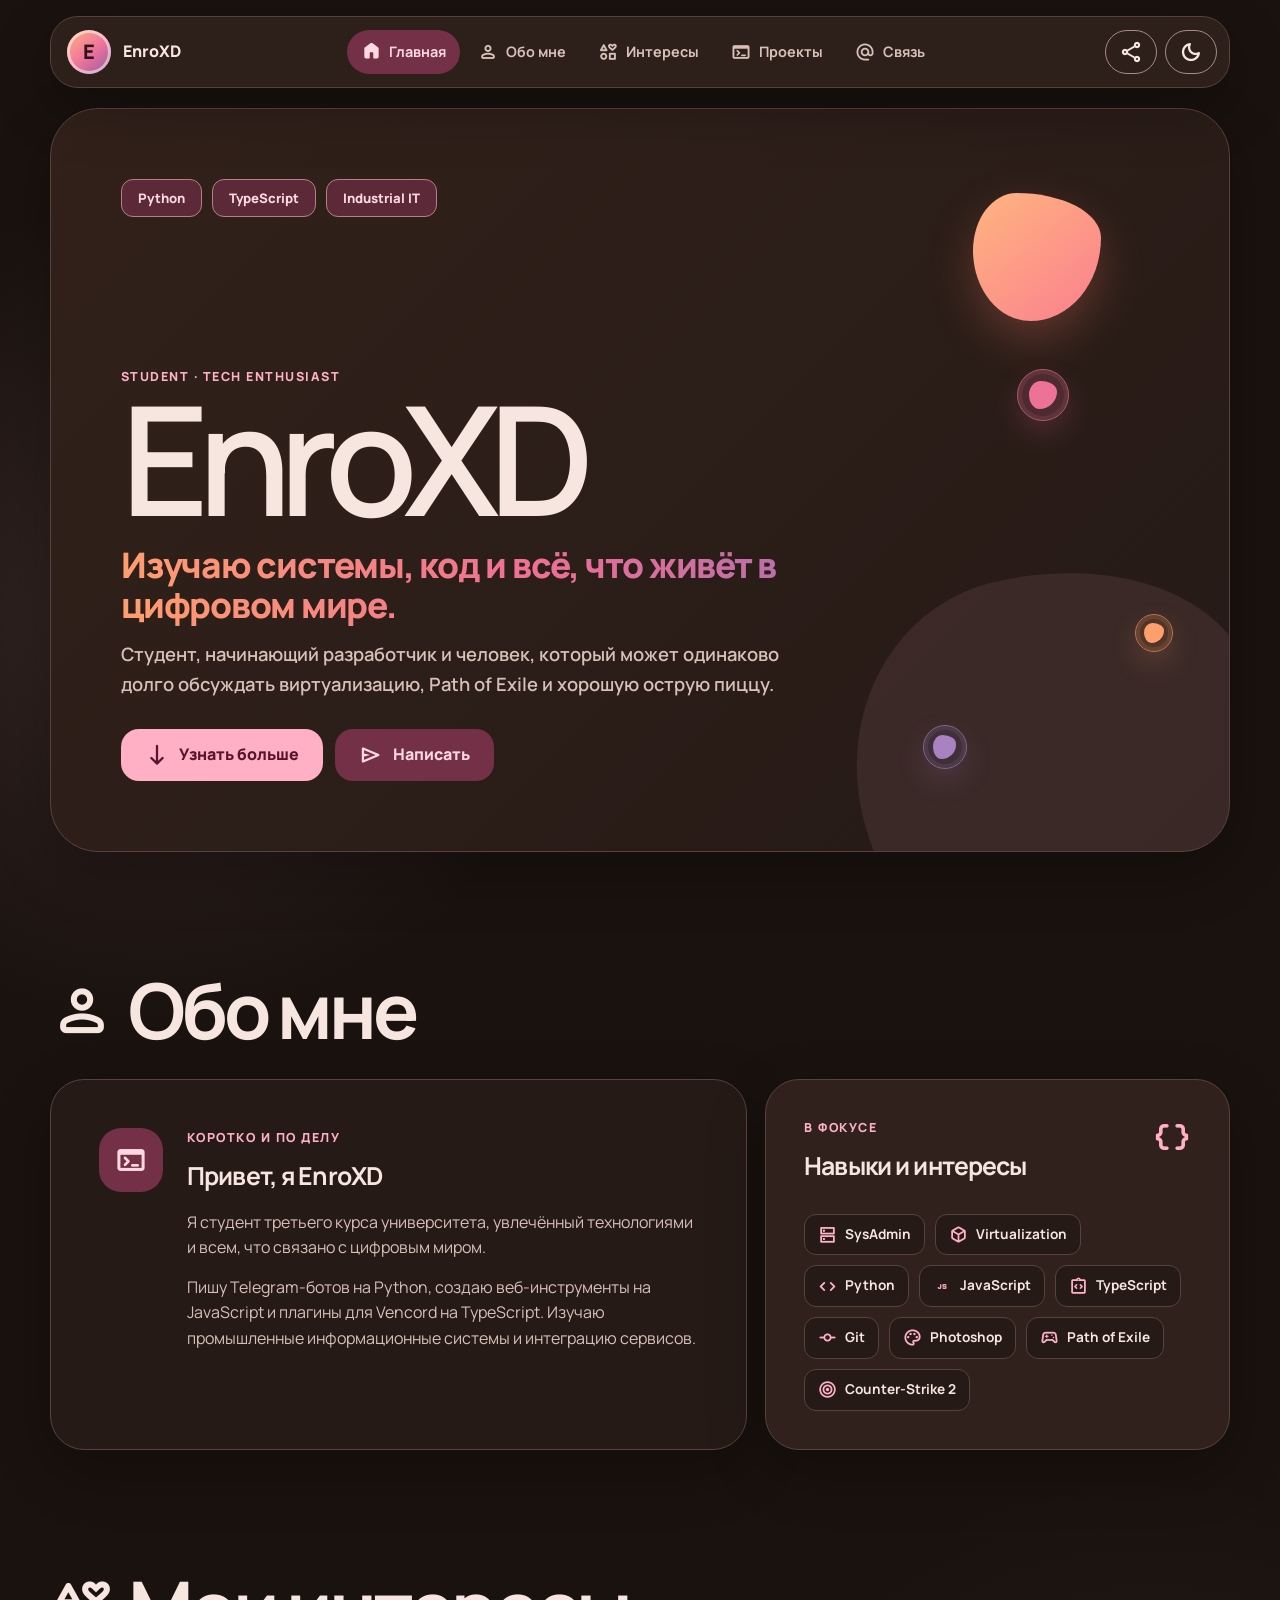
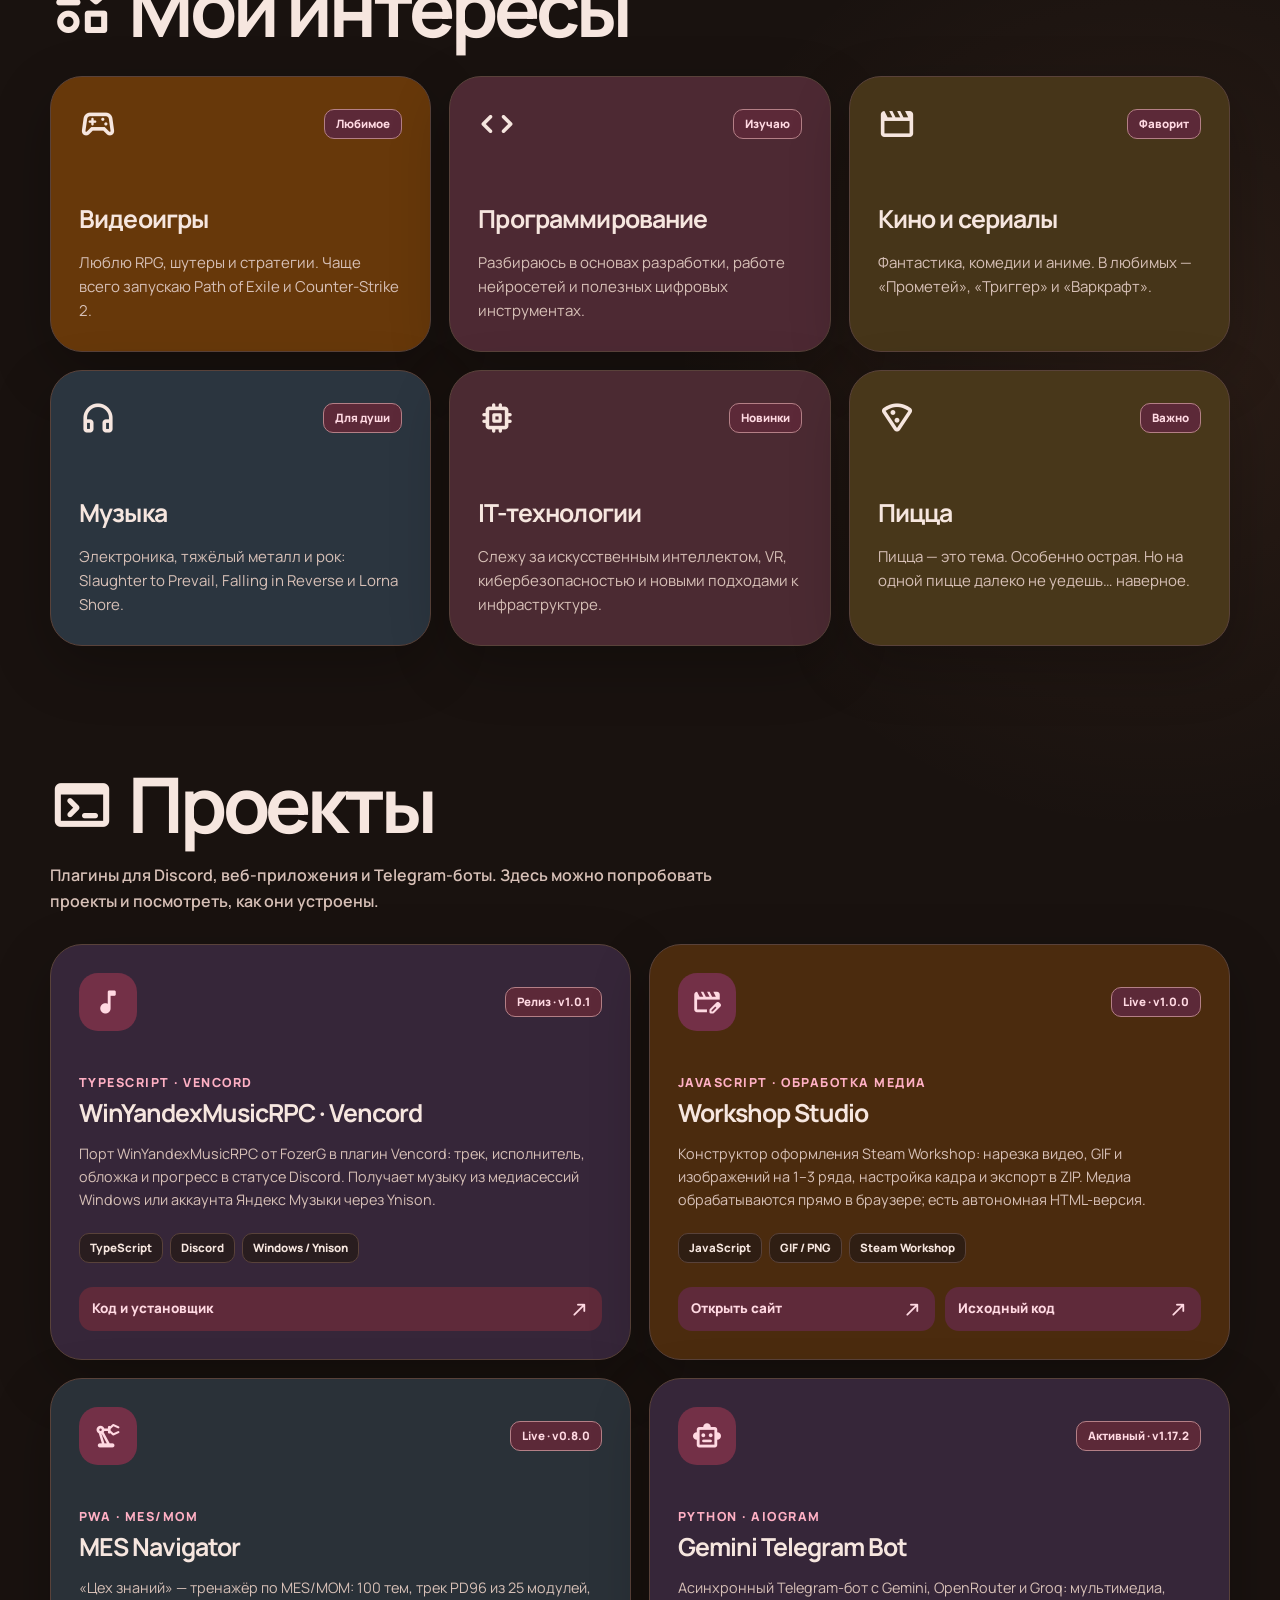
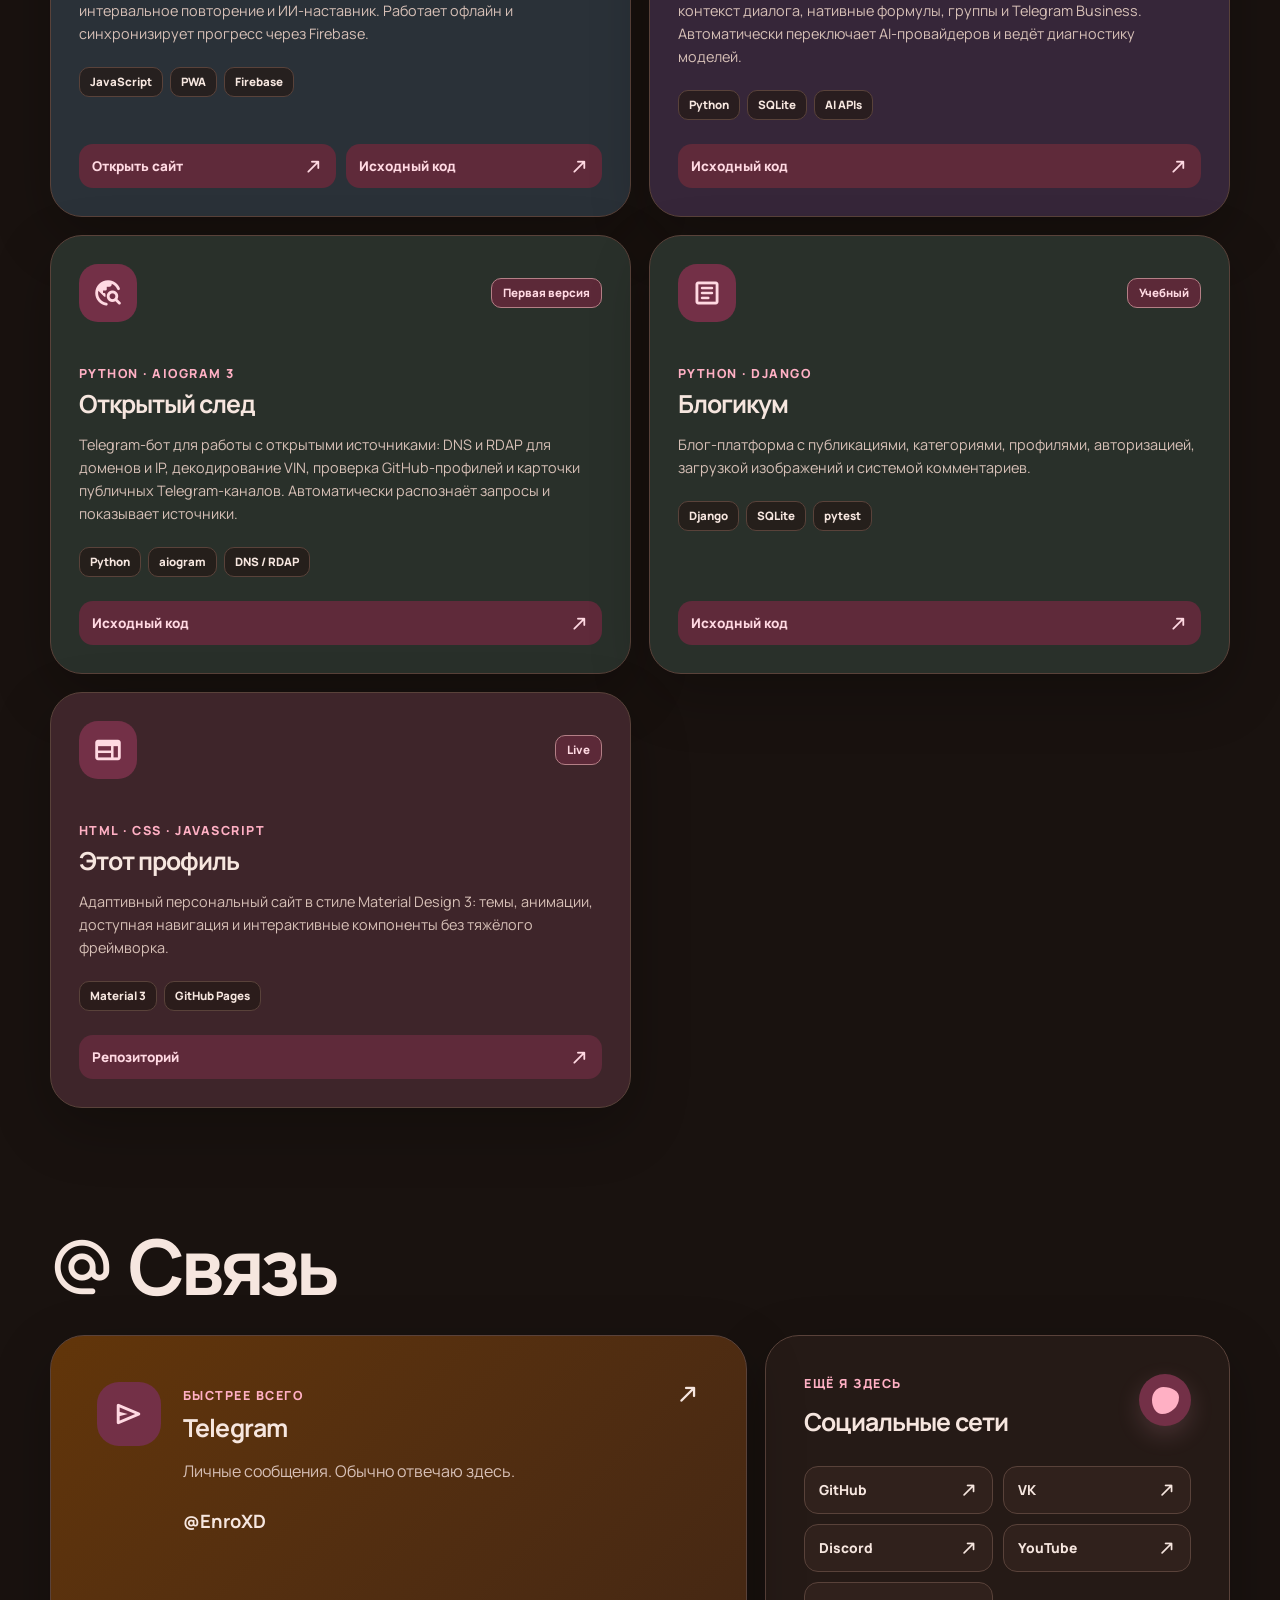
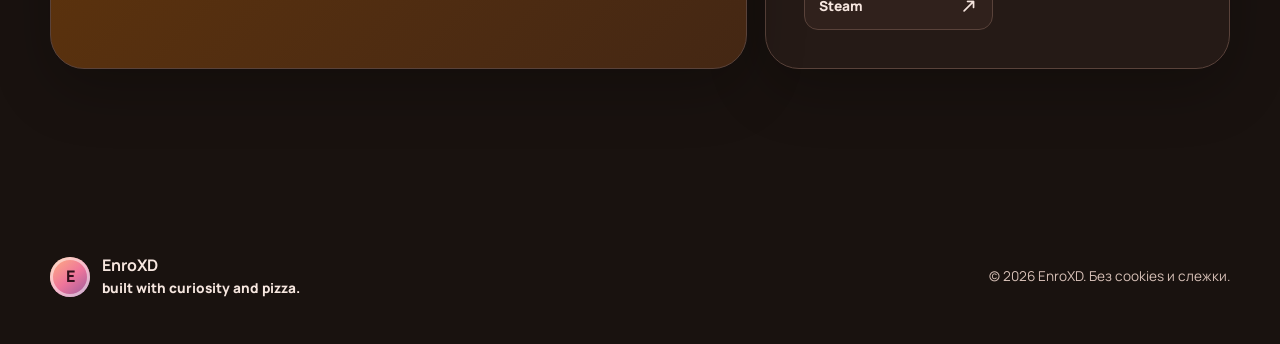
<file: index.html>
<!doctype html>
<html lang="ru" data-theme="dark">
<head>
    <meta charset="utf-8">
    <meta name="viewport" content="width=device-width, initial-scale=1">
    <meta name="description" content="Персональный сайт EnroXD — технологии, игры, музыка и цифровые эксперименты.">
    <meta name="theme-color" content="#19120f">
    <link rel="canonical" href="https://enroxd1.github.io/myprofile/">

    <meta property="og:type" content="website">
    <meta property="og:locale" content="ru_RU">
    <meta property="og:site_name" content="EnroXD">
    <meta property="og:title" content="EnroXD — персональный сайт">
    <meta property="og:description" content="Изучаю системы, код и всё, что живёт в цифровом мире.">
    <meta property="og:url" content="https://enroxd1.github.io/myprofile/">
    <meta property="og:image" content="https://enroxd1.github.io/myprofile/og-image.png?v=1">
    <meta property="og:image:type" content="image/png">
    <meta property="og:image:width" content="1200">
    <meta property="og:image:height" content="630">
    <meta property="og:image:alt" content="Material Design-обложка персонального сайта EnroXD">

    <meta name="twitter:card" content="summary_large_image">
    <meta name="twitter:title" content="EnroXD — персональный сайт">
    <meta name="twitter:description" content="Изучаю системы, код и всё, что живёт в цифровом мире.">
    <meta name="twitter:image" content="https://enroxd1.github.io/myprofile/og-image.png?v=1">
    <meta name="twitter:image:alt" content="Material Design-обложка персонального сайта EnroXD">

    <link rel="icon" href="favicon.svg" type="image/svg+xml">
    <link rel="icon" href="favicon-32.png" type="image/png" sizes="32x32">
    <link rel="apple-touch-icon" href="apple-touch-icon.png" sizes="180x180">
    <script type="application/ld+json">
    {
        "@context": "https://schema.org",
        "@type": "ProfilePage",
        "@id": "https://enroxd1.github.io/myprofile/#profile",
        "url": "https://enroxd1.github.io/myprofile/",
        "name": "EnroXD — персональный сайт",
        "description": "Персональная страница EnroXD о технологиях, программировании и цифровых увлечениях.",
        "dateModified": "2026-11-03",
        "mainEntity": {
            "@type": "Person",
            "@id": "https://enroxd1.github.io/myprofile/#person",
            "name": "EnroXD",
            "alternateName": "@EnroXD",
            "url": "https://enroxd1.github.io/myprofile/",
            "description": "Студент и начинающий разработчик, увлечённый системным администрированием, виртуализацией и программированием.",
            "knowsAbout": ["Python", "JavaScript", "TypeScript", "Django", "MES/MOM", "System administration", "Virtualization", "Git", "Artificial intelligence"],
            "sameAs": [
                "https://github.com/EnroXD1",
                "https://t.me/EnroXD",
                "https://vk.com/lokkekenro",
                "https://www.youtube.com/@enroxd562",
                "https://steamcommunity.com/id/enroxd/"
            ]
        }
    }
    </script>
    <title>EnroXD — персональный сайт</title>

    <link rel="preconnect" href="https://fonts.googleapis.com">
    <link rel="preconnect" href="https://fonts.gstatic.com" crossorigin>
    <link href="https://fonts.googleapis.com/css2?family=Manrope:wght@400;500;600;700;800&family=Material+Symbols+Rounded:opsz,wght,FILL,GRAD@20..48,400,0..1,0" rel="stylesheet">
    <link rel="stylesheet" href="styles.css?v=8">
    <script>
        document.documentElement.classList.add('js');
        try {
            const savedMode = localStorage.getItem('enroxd-theme-mode') || localStorage.getItem('enroxd-theme') || 'dark';
            const resolvedTheme = savedMode === 'system'
                ? (window.matchMedia('(prefers-color-scheme: dark)').matches ? 'dark' : 'light')
                : savedMode;
            document.documentElement.dataset.themeMode = savedMode;
            document.documentElement.dataset.theme = resolvedTheme;
        } catch (error) {
            document.documentElement.dataset.themeMode = 'dark';
            document.documentElement.dataset.theme = 'dark';
        }
    </script>
</head>
<body>
    <div class="page-loader" role="status" aria-live="polite" aria-label="Загрузка страницы">
        <span class="contained-loader" aria-hidden="true">
            <span class="loader-shape"></span>
        </span>
        <span class="loader-label">Загружаю профиль</span>
    </div>

    <a class="skip-link" href="#main">Перейти к содержимому</a>

    <header class="topbar shell" aria-label="Верхняя панель">
        <a class="brand brand-refresh" href="./" aria-label="EnroXD — обновить страницу">
            <span class="brand-mark" aria-hidden="true">E</span>
            <span>EnroXD</span>
        </a>

        <nav class="desktop-nav" aria-label="Основная навигация">
            <a class="nav-link active" href="#home">
                <span class="material-symbols-rounded" aria-hidden="true">home</span>
                Главная
            </a>
            <a class="nav-link" href="#about">
                <span class="material-symbols-rounded" aria-hidden="true">person</span>
                Обо мне
            </a>
            <a class="nav-link" href="#interests">
                <span class="material-symbols-rounded" aria-hidden="true">interests</span>
                Интересы
            </a>
            <a class="nav-link" href="#projects">
                <span class="material-symbols-rounded" aria-hidden="true">terminal</span>
                Проекты
            </a>
            <a class="nav-link" href="#contact">
                <span class="material-symbols-rounded" aria-hidden="true">alternate_email</span>
                Связь
            </a>
        </nav>

        <div class="header-actions">
            <button class="share-button" type="button" aria-label="Поделиться сайтом">
                <span class="material-symbols-rounded" aria-hidden="true">share</span>
            </button>

            <div class="theme-picker">
                <button class="theme-toggle" type="button" aria-label="Выбрать тему" aria-haspopup="menu" aria-expanded="false" aria-controls="theme-menu">
                    <span class="material-symbols-rounded theme-icon" aria-hidden="true">dark_mode</span>
                </button>
                <div id="theme-menu" class="theme-menu surface" role="menu" aria-label="Цветовая тема" hidden>
                    <button class="theme-option" type="button" role="menuitemradio" aria-checked="false" data-theme-mode="system">
                        <span class="material-symbols-rounded" aria-hidden="true">brightness_auto</span>
                        <span><strong>Как в системе</strong><small>Следовать настройкам устройства</small></span>
                        <span class="material-symbols-rounded option-check" aria-hidden="true">check</span>
                    </button>
                    <button class="theme-option" type="button" role="menuitemradio" aria-checked="false" data-theme-mode="light">
                        <span class="material-symbols-rounded" aria-hidden="true">light_mode</span>
                        <span><strong>Светлая</strong><small>Светлые Material-поверхности</small></span>
                        <span class="material-symbols-rounded option-check" aria-hidden="true">check</span>
                    </button>
                    <button class="theme-option" type="button" role="menuitemradio" aria-checked="false" data-theme-mode="dark">
                        <span class="material-symbols-rounded" aria-hidden="true">dark_mode</span>
                        <span><strong>Тёмная</strong><small>Тёплый тёмный фон</small></span>
                        <span class="material-symbols-rounded option-check" aria-hidden="true">check</span>
                    </button>
                </div>
            </div>
        </div>
    </header>

    <main id="main" class="shell">
        <section id="home" class="hero surface reveal" aria-labelledby="hero-title">
            <div class="hero-orb" aria-hidden="true"></div>
            <div class="material-bubbles" role="group" aria-label="Интерактивные декоративные пузыри">
                <button class="material-bubble bubble-one" type="button" aria-label="Лопнуть розовый пузырь"></button>
                <button class="material-bubble bubble-two" type="button" aria-label="Лопнуть оранжевый пузырь"></button>
                <button class="material-bubble bubble-three" type="button" aria-label="Лопнуть сиреневый пузырь"></button>
            </div>
            <div class="chip-row" aria-label="Основные направления">
                <span class="chip">Python</span>
                <span class="chip">TypeScript</span>
                <span class="chip">Industrial IT</span>
            </div>

            <div class="hero-copy">
                <p class="eyebrow">student · tech enthusiast</p>
                <h1 id="hero-title">EnroXD</h1>
                <p class="hero-tagline">Изучаю системы, код и всё, что живёт в цифровом мире.</p>
                <p class="hero-description">Студент, начинающий разработчик и человек, который может одинаково долго обсуждать виртуализацию, Path of Exile и хорошую острую пиццу.</p>
                <div class="hero-actions">
                    <a class="button button-primary" href="#about">
                        <span class="material-symbols-rounded" aria-hidden="true">south</span>
                        Узнать больше
                    </a>
                    <a class="button button-tonal" href="https://t.me/EnroXD" target="_blank" rel="noreferrer">
                        <span class="material-symbols-rounded" aria-hidden="true">send</span>
                        Написать
                    </a>
                </div>
            </div>
        </section>

        <section id="about" class="page-section reveal" aria-labelledby="about-title">
            <div class="section-heading">
                <span class="material-symbols-rounded" aria-hidden="true">person</span>
                <h2 id="about-title">Обо мне</h2>
            </div>

            <div class="about-grid">
                <article class="about-card surface">
                    <div class="about-icon" aria-hidden="true">
                        <span class="material-symbols-rounded">terminal</span>
                    </div>
                    <div>
                        <p class="eyebrow">Коротко и по делу</p>
                        <h3>Привет, я EnroXD</h3>
                        <p>Я студент третьего курса университета, увлечённый технологиями и всем, что связано с цифровым миром.</p>
                        <p>Пишу Telegram-ботов на Python, создаю веб-инструменты на JavaScript и плагины для Vencord на TypeScript. Изучаю промышленные информационные системы и интеграцию сервисов.</p>
                    </div>
                </article>

                <aside class="skills-card surface" aria-labelledby="skills-title">
                    <div class="skills-card-head">
                        <div>
                            <p class="eyebrow">В фокусе</p>
                            <h3 id="skills-title">Навыки и интересы</h3>
                        </div>
                        <span class="material-symbols-rounded" aria-hidden="true">data_object</span>
                    </div>
                    <div class="skill-list">
                        <span class="skill"><span class="material-symbols-rounded" aria-hidden="true">dns</span>SysAdmin</span>
                        <span class="skill"><span class="material-symbols-rounded" aria-hidden="true">deployed_code</span>Virtualization</span>
                        <span class="skill"><span class="material-symbols-rounded" aria-hidden="true">code</span>Python</span>
                        <span class="skill"><span class="material-symbols-rounded" aria-hidden="true">javascript</span>JavaScript</span>
                        <span class="skill"><span class="material-symbols-rounded" aria-hidden="true">integration_instructions</span>TypeScript</span>
                        <span class="skill"><span class="material-symbols-rounded" aria-hidden="true">commit</span>Git</span>
                        <span class="skill"><span class="material-symbols-rounded" aria-hidden="true">palette</span>Photoshop</span>
                        <span class="skill"><span class="material-symbols-rounded" aria-hidden="true">sports_esports</span>Path of Exile</span>
                        <span class="skill"><span class="material-symbols-rounded" aria-hidden="true">target</span>Counter-Strike 2</span>
                    </div>
                </aside>
            </div>
        </section>

        <section id="interests" class="page-section reveal" aria-labelledby="interests-title">
            <div class="section-heading">
                <span class="material-symbols-rounded" aria-hidden="true">interests</span>
                <h2 id="interests-title">Мои интересы</h2>
            </div>

            <div class="card-grid">
                <article class="interest-card surface card-orange">
                    <div class="card-topline">
                        <span class="card-icon material-symbols-rounded" aria-hidden="true">sports_esports</span>
                        <span class="chip chip-small">Любимое</span>
                    </div>
                    <h3>Видеоигры</h3>
                    <p>Люблю RPG, шутеры и стратегии. Чаще всего запускаю Path of Exile и Counter-Strike 2.</p>
                </article>

                <article class="interest-card surface card-plum">
                    <div class="card-topline">
                        <span class="card-icon material-symbols-rounded" aria-hidden="true">code</span>
                        <span class="chip chip-small">Изучаю</span>
                    </div>
                    <h3>Программирование</h3>
                    <p>Разбираюсь в основах разработки, работе нейросетей и полезных цифровых инструментах.</p>
                </article>

                <article class="interest-card surface card-olive">
                    <div class="card-topline">
                        <span class="card-icon material-symbols-rounded" aria-hidden="true">movie</span>
                        <span class="chip chip-small">Фаворит</span>
                    </div>
                    <h3>Кино и сериалы</h3>
                    <p>Фантастика, комедии и аниме. В любимых — «Прометей», «Триггер» и «Варкрафт».</p>
                </article>

                <article class="interest-card surface card-blue">
                    <div class="card-topline">
                        <span class="card-icon material-symbols-rounded" aria-hidden="true">headphones</span>
                        <span class="chip chip-small">Для души</span>
                    </div>
                    <h3>Музыка</h3>
                    <p>Электроника, тяжёлый металл и рок: Slaughter to Prevail, Falling in Reverse и Lorna Shore.</p>
                </article>

                <article class="interest-card surface card-pink">
                    <div class="card-topline">
                        <span class="card-icon material-symbols-rounded" aria-hidden="true">memory</span>
                        <span class="chip chip-small">Новинки</span>
                    </div>
                    <h3>IT-технологии</h3>
                    <p>Слежу за искусственным интеллектом, VR, кибербезопасностью и новыми подходами к инфраструктуре.</p>
                </article>

                <article class="interest-card surface card-gold">
                    <div class="card-topline">
                        <span class="card-icon material-symbols-rounded" aria-hidden="true">local_pizza</span>
                        <span class="chip chip-small">Важно</span>
                    </div>
                    <h3>Пицца</h3>
                    <p>Пицца — это тема. Особенно острая. Но на одной пицце далеко не уедешь… наверное.</p>
                </article>
            </div>
        </section>

        <section id="projects" class="page-section reveal" aria-labelledby="projects-title">
            <div class="section-heading">
                <span class="material-symbols-rounded" aria-hidden="true">terminal</span>
                <h2 id="projects-title">Проекты</h2>
            </div>
            <p class="section-intro">Плагины для Discord, веб-приложения и Telegram-боты. Здесь можно попробовать проекты и посмотреть, как они устроены.</p>

            <div class="project-grid">
                <article class="project-card surface project-ai">
                    <div class="project-card-head">
                        <span class="project-icon material-symbols-rounded" aria-hidden="true">music_note</span>
                        <span class="chip chip-small">Релиз · v1.0.1</span>
                    </div>
                    <p class="eyebrow">TypeScript · Vencord</p>
                    <h3>WinYandexMusicRPC · Vencord</h3>
                    <p>Порт WinYandexMusicRPC от FozerG в плагин Vencord: трек, исполнитель, обложка и прогресс в статусе Discord. Получает музыку из медиасессий Windows или аккаунта Яндекс Музыки через Ynison.</p>
                    <div class="project-tags" aria-label="Технологии проекта">
                        <span>TypeScript</span><span>Discord</span><span>Windows / Ynison</span>
                    </div>
                    <div class="project-links">
                        <a class="project-link" href="https://github.com/EnroXD1/WinYandexMusicRPC-Vencord" target="_blank" rel="noreferrer">Код и установщик<span class="material-symbols-rounded" aria-hidden="true">north_east</span></a>
                    </div>
                </article>

                <article class="project-card surface project-workshop">
                    <div class="project-card-head">
                        <span class="project-icon material-symbols-rounded" aria-hidden="true">movie_edit</span>
                        <span class="chip chip-small">Live · v1.0.0</span>
                    </div>
                    <p class="eyebrow">JavaScript · обработка медиа</p>
                    <h3>Workshop Studio</h3>
                    <p>Конструктор оформления Steam Workshop: нарезка видео, GIF и изображений на 1–3 ряда, настройка кадра и экспорт в ZIP. Медиа обрабатываются прямо в браузере; есть автономная HTML-версия.</p>
                    <div class="project-tags" aria-label="Технологии проекта">
                        <span>JavaScript</span><span>GIF / PNG</span><span>Steam Workshop</span>
                    </div>
                    <div class="project-links">
                        <a class="project-link" href="https://enroxd1.github.io/workshop-studio/" target="_blank" rel="noreferrer">Открыть сайт<span class="material-symbols-rounded" aria-hidden="true">north_east</span></a>
                        <a class="project-link" href="https://github.com/EnroXD1/workshop-studio" target="_blank" rel="noreferrer">Исходный код<span class="material-symbols-rounded" aria-hidden="true">north_east</span></a>
                    </div>
                </article>

                <article class="project-card surface project-mes">
                    <div class="project-card-head">
                        <span class="project-icon material-symbols-rounded" aria-hidden="true">precision_manufacturing</span>
                        <span class="chip chip-small">Live · v0.8.0</span>
                    </div>
                    <p class="eyebrow">PWA · MES/MOM</p>
                    <h3>MES Navigator</h3>
                    <p>«Цех знаний» — тренажёр по MES/MOM: 100 тем, трек PD96 из 25 модулей, интервальное повторение и ИИ-наставник. Работает офлайн и синхронизирует прогресс через Firebase.</p>
                    <div class="project-tags" aria-label="Технологии проекта">
                        <span>JavaScript</span><span>PWA</span><span>Firebase</span>
                    </div>
                    <div class="project-links">
                        <a class="project-link" href="https://enroxd1.github.io/mes-navigator/" target="_blank" rel="noreferrer">Открыть сайт<span class="material-symbols-rounded" aria-hidden="true">north_east</span></a>
                        <a class="project-link" href="https://github.com/EnroXD1/mes-navigator" target="_blank" rel="noreferrer">Исходный код<span class="material-symbols-rounded" aria-hidden="true">north_east</span></a>
                    </div>
                </article>

                <article class="project-card surface project-ai">
                    <div class="project-card-head">
                        <span class="project-icon material-symbols-rounded" aria-hidden="true">smart_toy</span>
                        <span class="chip chip-small">Активный · v1.17.2</span>
                    </div>
                    <p class="eyebrow">Python · aiogram</p>
                    <h3>Gemini Telegram Bot</h3>
                    <p>Асинхронный Telegram-бот с Gemini, OpenRouter и Groq: мультимедиа, контекст диалога, нативные формулы, группы и Telegram Business. Автоматически переключает AI-провайдеров и ведёт диагностику моделей.</p>
                    <div class="project-tags" aria-label="Технологии проекта">
                        <span>Python</span><span>SQLite</span><span>AI APIs</span>
                    </div>
                    <div class="project-links">
                        <a class="project-link" href="https://github.com/EnroXD1/gemini_telegram_bot" target="_blank" rel="noreferrer">Исходный код<span class="material-symbols-rounded" aria-hidden="true">north_east</span></a>
                    </div>
                </article>

                <article class="project-card surface project-django">
                    <div class="project-card-head">
                        <span class="project-icon material-symbols-rounded" aria-hidden="true">travel_explore</span>
                        <span class="chip chip-small">Первая версия</span>
                    </div>
                    <p class="eyebrow">Python · aiogram 3</p>
                    <h3>Открытый след</h3>
                    <p>Telegram-бот для работы с открытыми источниками: DNS и RDAP для доменов и IP, декодирование VIN, проверка GitHub-профилей и карточки публичных Telegram-каналов. Автоматически распознаёт запросы и показывает источники.</p>
                    <div class="project-tags" aria-label="Технологии проекта">
                        <span>Python</span><span>aiogram</span><span>DNS / RDAP</span>
                    </div>
                    <div class="project-links">
                        <a class="project-link" href="https://github.com/EnroXD1/osint-telegram-bot" target="_blank" rel="noreferrer">Исходный код<span class="material-symbols-rounded" aria-hidden="true">north_east</span></a>
                    </div>
                </article>

                <article class="project-card surface project-django">
                    <div class="project-card-head">
                        <span class="project-icon material-symbols-rounded" aria-hidden="true">article</span>
                        <span class="chip chip-small">Учебный</span>
                    </div>
                    <p class="eyebrow">Python · Django</p>
                    <h3>Блогикум</h3>
                    <p>Блог-платформа с публикациями, категориями, профилями, авторизацией, загрузкой изображений и системой комментариев.</p>
                    <div class="project-tags" aria-label="Технологии проекта">
                        <span>Django</span><span>SQLite</span><span>pytest</span>
                    </div>
                    <div class="project-links">
                        <a class="project-link" href="https://github.com/EnroXD1/django_sprint4" target="_blank" rel="noreferrer">Исходный код<span class="material-symbols-rounded" aria-hidden="true">north_east</span></a>
                    </div>
                </article>

                <article class="project-card surface project-profile">
                    <div class="project-card-head">
                        <span class="project-icon material-symbols-rounded" aria-hidden="true">web</span>
                        <span class="chip chip-small">Live</span>
                    </div>
                    <p class="eyebrow">HTML · CSS · JavaScript</p>
                    <h3>Этот профиль</h3>
                    <p>Адаптивный персональный сайт в стиле Material Design 3: темы, анимации, доступная навигация и интерактивные компоненты без тяжёлого фреймворка.</p>
                    <div class="project-tags" aria-label="Технологии проекта">
                        <span>Material 3</span><span>GitHub Pages</span>
                    </div>
                    <div class="project-links">
                        <a class="project-link" href="https://github.com/EnroXD1/myprofile" target="_blank" rel="noreferrer">Репозиторий<span class="material-symbols-rounded" aria-hidden="true">north_east</span></a>
                    </div>
                </article>
            </div>
        </section>

        <section id="contact" class="page-section reveal" aria-labelledby="contact-title">
            <div class="section-heading">
                <span class="material-symbols-rounded" aria-hidden="true">alternate_email</span>
                <h2 id="contact-title">Связь</h2>
            </div>

            <div class="contact-grid">
                <a class="contact-feature surface" href="https://t.me/EnroXD" target="_blank" rel="noreferrer">
                    <div class="contact-icon" aria-hidden="true">
                        <span class="material-symbols-rounded">send</span>
                    </div>
                    <div>
                        <span class="eyebrow">Быстрее всего</span>
                        <h3>Telegram</h3>
                        <p>Личные сообщения. Обычно отвечаю здесь.</p>
                        <strong>@EnroXD</strong>
                    </div>
                    <span class="material-symbols-rounded arrow" aria-hidden="true">north_east</span>
                </a>

                <div class="social-card surface">
                    <div class="social-card-head">
                        <div>
                            <p class="eyebrow">Ещё я здесь</p>
                            <h3>Социальные сети</h3>
                        </div>
                        <span class="social-card-loader" aria-hidden="true">
                            <span class="loader-shape"></span>
                        </span>
                    </div>
                    <div class="social-links">
                        <a href="https://github.com/EnroXD1" target="_blank" rel="noreferrer">
                            <span>GitHub</span><span class="material-symbols-rounded" aria-hidden="true">north_east</span>
                        </a>
                        <a href="https://vk.com/lokkekenro" target="_blank" rel="noreferrer">
                            <span>VK</span><span class="material-symbols-rounded" aria-hidden="true">north_east</span>
                        </a>
                        <a href="https://discordapp.com/users/404327926595846146/" target="_blank" rel="noreferrer">
                            <span>Discord</span><span class="material-symbols-rounded" aria-hidden="true">north_east</span>
                        </a>
                        <a href="https://www.youtube.com/@enroxd562" target="_blank" rel="noreferrer">
                            <span>YouTube</span><span class="material-symbols-rounded" aria-hidden="true">north_east</span>
                        </a>
                        <a href="https://steamcommunity.com/id/enroxd/" target="_blank" rel="noreferrer">
                            <span>Steam</span><span class="material-symbols-rounded" aria-hidden="true">north_east</span>
                        </a>
                    </div>
                </div>
            </div>
        </section>
    </main>

    <footer class="footer shell">
        <div class="footer-brand">
            <span class="brand-mark" aria-hidden="true">E</span>
            <div>
                <strong>EnroXD</strong>
                <p>built with curiosity and pizza.</p>
            </div>
        </div>
        <p>© <span id="year">2026</span> <span id="footer-owner">EnroXD</span>. Без cookies и слежки.</p>
    </footer>

    <nav class="mobile-nav" aria-label="Мобильная навигация">
        <a class="nav-link active" href="#home" aria-label="Главная">
            <span class="material-symbols-rounded" aria-hidden="true">home</span>
            <span>Главная</span>
        </a>
        <a class="nav-link" href="#about" aria-label="Обо мне">
            <span class="material-symbols-rounded" aria-hidden="true">person</span>
            <span>Обо мне</span>
        </a>
        <a class="nav-link" href="#interests" aria-label="Интересы">
            <span class="material-symbols-rounded" aria-hidden="true">interests</span>
            <span>Интересы</span>
        </a>
        <a class="nav-link" href="#projects" aria-label="Проекты">
            <span class="material-symbols-rounded" aria-hidden="true">terminal</span>
            <span>Проекты</span>
        </a>
        <a class="nav-link" href="#contact" aria-label="Связь">
            <span class="material-symbols-rounded" aria-hidden="true">alternate_email</span>
            <span>Связь</span>
        </a>
    </nav>

    <div class="snackbar" role="status" aria-live="polite" aria-atomic="true" aria-hidden="true" inert>
        <span class="material-symbols-rounded snackbar-icon" aria-hidden="true">check_circle</span>
        <span class="snackbar-text">Ссылка скопирована</span>
        <button class="snackbar-close" type="button" aria-label="Закрыть уведомление">
            <span class="material-symbols-rounded" aria-hidden="true">close</span>
        </button>
    </div>

    <script src="content.js?v=2"></script>
    <script src="main.js?v=6"></script>
</body>
</html>
</file>
<file: styles.css>
:root {
    color-scheme: light;
    --font: "Manrope", system-ui, -apple-system, BlinkMacSystemFont, "Segoe UI", sans-serif;
    --bg: #fff8f5;
    --surface: #fffaf8;
    --surface-high: #f7ebe6;
    --surface-highest: #f0dfd7;
    --text: #281813;
    --text-muted: #6f5b53;
    --outline: #9a8178;
    --outline-soft: #ddc4ba;
    --primary: #8d3f58;
    --on-primary: #ffffff;
    --primary-container: #ffd9e2;
    --on-primary-container: #3b071c;
    --secondary: #76564d;
    --shadow: 0 16px 48px rgba(78, 43, 32, 0.11);
    --shadow-hover: 0 22px 60px rgba(78, 43, 32, 0.18);
    --max-width: 1180px;
}

:root[data-theme="dark"] {
    color-scheme: dark;
    --bg: #19120f;
    --surface: #251a16;
    --surface-high: #30211c;
    --surface-highest: #3c2922;
    --text: #f6e6df;
    --text-muted: #d7c0b7;
    --outline: #a98c81;
    --outline-soft: #59423a;
    --primary: #ffb0c4;
    --on-primary: #57152d;
    --primary-container: #733047;
    --on-primary-container: #ffd9e2;
    --secondary: #e8bdb0;
    --shadow: 0 20px 60px rgba(0, 0, 0, 0.24);
    --shadow-hover: 0 26px 70px rgba(0, 0, 0, 0.36);
}

*,
*::before,
*::after {
    box-sizing: border-box;
}

::selection {
    background: var(--primary-container);
    color: var(--on-primary-container);
    text-shadow: none;
}

::-moz-selection {
    background: var(--primary-container);
    color: var(--on-primary-container);
    text-shadow: none;
}

html {
    scroll-behavior: smooth;
    scroll-padding-top: 116px;
}

body {
    margin: 0;
    min-width: 320px;
    background:
        radial-gradient(circle at 12% 12%, color-mix(in srgb, var(--primary) 12%, transparent), transparent 26rem),
        radial-gradient(circle at 90% 38%, color-mix(in srgb, #ff9b6a 8%, transparent), transparent 30rem),
        var(--bg);
    color: var(--text);
    font-family: var(--font);
    line-height: 1.6;
    transition: background-color 240ms ease, color 240ms ease;
}

.page-loader {
    display: none;
}

.js .page-loader {
    position: fixed;
    inset: 0;
    z-index: 1000;
    display: grid;
    align-content: center;
    justify-items: center;
    gap: 16px;
    background: color-mix(in srgb, var(--bg) 92%, transparent);
    opacity: 1;
    visibility: visible;
    backdrop-filter: blur(16px);
    transition: opacity 280ms ease, visibility 280ms ease;
}

.js .page-loader.is-hidden {
    pointer-events: none;
    opacity: 0;
    visibility: hidden;
}

.contained-loader {
    position: relative;
    display: grid;
    width: 78px;
    height: 78px;
    place-items: center;
    overflow: hidden;
    border-radius: 50%;
    background: var(--primary-container);
    box-shadow: 0 12px 34px color-mix(in srgb, var(--primary) 22%, transparent);
    animation: loader-container 1.5s ease-in-out infinite;
}

.loader-shape {
    width: 40px;
    height: 40px;
    border-radius: 42% 58% 63% 37% / 48% 38% 62% 52%;
    background: var(--primary);
    animation: loader-morph 1.1s cubic-bezier(0.45, 0, 0.55, 1) infinite;
}

.loader-label {
    color: var(--text-muted);
    font-size: 0.78rem;
    font-weight: 800;
    letter-spacing: 0.08em;
    text-transform: uppercase;
}

a {
    color: inherit;
}

button,
a {
    -webkit-tap-highlight-color: transparent;
}

button {
    font: inherit;
}

.material-symbols-rounded {
    font-variation-settings: "FILL" 0, "wght" 500, "GRAD" 0, "opsz" 24;
}

.shell {
    width: min(var(--max-width), calc(100% - 40px));
    margin-inline: auto;
}

.skip-link {
    position: fixed;
    top: 12px;
    left: 12px;
    z-index: 1000;
    padding: 10px 16px;
    border-radius: 999px;
    background: var(--primary);
    color: var(--on-primary);
    transform: translateY(-160%);
}

.skip-link:focus {
    transform: translateY(0);
}

.topbar {
    position: sticky;
    top: 16px;
    z-index: 100;
    display: grid;
    grid-template-columns: auto 1fr auto;
    align-items: center;
    min-height: 72px;
    margin-top: 16px;
    padding: 8px 12px 8px 16px;
    border: 1px solid var(--outline-soft);
    border-radius: 28px;
    background: color-mix(in srgb, var(--surface-high) 88%, transparent);
    box-shadow: var(--shadow);
    backdrop-filter: blur(18px);
}

.brand,
.footer-brand {
    display: inline-flex;
    align-items: center;
    gap: 12px;
    color: var(--text);
    font-weight: 800;
    text-decoration: none;
}

.brand-mark {
    display: grid;
    width: 44px;
    height: 44px;
    place-items: center;
    border-radius: 50%;
    background: linear-gradient(140deg, #ffb47f, #ef759b 52%, #925a9e);
    color: #32101b;
    font-size: 1.25rem;
    font-weight: 800;
    box-shadow: inset 0 0 0 3px rgba(255, 255, 255, 0.5);
}

.desktop-nav {
    display: flex;
    justify-content: center;
    gap: 4px;
}

.nav-link {
    display: inline-flex;
    align-items: center;
    gap: 8px;
    padding: 10px 14px;
    border-radius: 999px;
    color: var(--text-muted);
    font-size: 0.9rem;
    font-weight: 700;
    text-decoration: none;
    transition: color 180ms ease, background-color 180ms ease, transform 180ms ease;
}

.nav-link:hover {
    color: var(--text);
    background: var(--surface-highest);
}

.nav-link.active {
    color: var(--on-primary-container);
    background: var(--primary-container);
}

.nav-link .material-symbols-rounded {
    font-size: 20px;
    transition: transform 220ms cubic-bezier(0.2, 0, 0, 1), font-variation-settings 220ms ease;
}

.nav-link:hover .material-symbols-rounded,
.nav-link.active .material-symbols-rounded {
    font-variation-settings: "FILL" 1, "wght" 500, "GRAD" 0, "opsz" 24;
    transform: translateY(-2px) scale(1.05);
}

.header-actions {
    display: flex;
    align-items: center;
    gap: 8px;
}

.theme-picker {
    position: relative;
}

.theme-toggle,
.share-button {
    display: grid;
    width: 52px;
    height: 44px;
    place-items: center;
    border: 1px solid var(--outline);
    border-radius: 999px;
    background: transparent;
    color: var(--text);
    cursor: pointer;
    transition: background-color 180ms ease, transform 180ms ease;
}

.theme-toggle:hover,
.share-button:hover {
    background: var(--surface-highest);
}

.theme-toggle:hover {
    transform: rotate(8deg);
}

.share-button:hover {
    transform: translateY(-2px);
}

.share-button .material-symbols-rounded {
    transition: transform 220ms cubic-bezier(0.2, 0, 0, 1);
}

.share-button:hover .material-symbols-rounded {
    transform: rotate(-10deg) scale(1.08);
}

.theme-menu {
    position: absolute;
    top: calc(100% + 12px);
    right: 0;
    z-index: 300;
    width: min(320px, calc(100vw - 32px));
    padding: 10px;
    border-radius: 26px;
    transform-origin: top right;
    animation: theme-menu-in 180ms cubic-bezier(0.2, 0, 0, 1);
}

.theme-option {
    display: grid;
    width: 100%;
    min-height: 66px;
    grid-template-columns: auto minmax(0, 1fr) auto;
    gap: 14px;
    align-items: center;
    padding: 10px 14px;
    border: 0;
    border-radius: 18px;
    background: transparent;
    color: var(--text);
    font: inherit;
    text-align: left;
    cursor: pointer;
    transition: background-color 180ms ease, color 180ms ease, transform 180ms ease;
}

.theme-option:hover,
.theme-option:focus-visible {
    background: var(--surface-highest);
    outline: none;
}

.theme-option:focus-visible {
    box-shadow: inset 0 0 0 2px var(--primary);
}

.theme-option.selected {
    background: var(--primary-container);
    color: var(--on-primary-container);
}

.theme-option > .material-symbols-rounded:first-child {
    font-size: 25px;
}

.theme-option strong,
.theme-option small {
    display: block;
}

.theme-option strong {
    font-size: 0.9rem;
}

.theme-option small {
    margin-top: 1px;
    color: var(--text-muted);
    font-size: 0.72rem;
    line-height: 1.35;
}

.theme-option.selected small {
    color: color-mix(in srgb, var(--on-primary-container) 72%, transparent);
}

.option-check {
    opacity: 0;
    transform: scale(0.6);
    transition: opacity 180ms ease, transform 180ms cubic-bezier(0.2, 0, 0, 1);
}

.theme-option.selected .option-check {
    opacity: 1;
    transform: scale(1);
}

main {
    padding-top: 20px;
}

.surface {
    border: 1px solid var(--outline-soft);
    background: var(--surface);
    box-shadow: var(--shadow);
}

.hero {
    position: relative;
    min-height: 620px;
    overflow: hidden;
    padding: clamp(32px, 6vw, 70px);
    border-radius: 48px;
    background:
        linear-gradient(135deg, color-mix(in srgb, var(--surface) 94%, #ff8c62), var(--surface));
}

.hero::after {
    position: absolute;
    right: -40px;
    bottom: -130px;
    width: 410px;
    height: 410px;
    border-radius: 44% 56% 61% 39% / 48% 38% 62% 52%;
    background: color-mix(in srgb, var(--primary) 9%, transparent);
    content: "";
    transform: rotate(-14deg);
}

.hero-orb {
    position: absolute;
    top: 84px;
    right: clamp(50px, 10vw, 130px);
    width: clamp(88px, 11vw, 128px);
    aspect-ratio: 1;
    border-radius: 34% 66% 55% 45% / 45% 35% 65% 55%;
    background: linear-gradient(140deg, #ffb47f, #fb7f8f);
    box-shadow: 0 18px 45px rgba(255, 133, 103, 0.25);
    animation: float 7s ease-in-out infinite;
}

.material-bubbles {
    position: absolute;
    inset: 0;
    z-index: 3;
    overflow: hidden;
    border-radius: inherit;
    pointer-events: none;
}

.material-bubble {
    --bubble-color: var(--primary);
    --bubble-size: 48px;
    --bubble-x: 82%;
    --bubble-y: 35%;
    position: absolute;
    top: var(--bubble-y);
    left: var(--bubble-x);
    width: var(--bubble-size);
    aspect-ratio: 1;
    padding: 0;
    border: 1px solid color-mix(in srgb, var(--bubble-color) 55%, var(--outline-soft));
    border-radius: 50%;
    background: color-mix(in srgb, var(--bubble-color) 20%, var(--surface));
    box-shadow:
        inset 0 0 0 4px color-mix(in srgb, var(--bubble-color) 12%, transparent),
        0 12px 28px color-mix(in srgb, var(--bubble-color) 18%, transparent);
    cursor: pointer;
    pointer-events: auto;
    animation: bubble-drift 5.2s ease-in-out infinite;
    transition: filter 180ms ease, box-shadow 180ms ease;
}

.material-bubble::before {
    position: absolute;
    inset: 22%;
    border-radius: 42% 58% 63% 37% / 48% 38% 62% 52%;
    background: var(--bubble-color);
    content: "";
    animation: loader-morph 2.4s cubic-bezier(0.45, 0, 0.55, 1) infinite;
    transition: filter 180ms ease;
}

.material-bubble::after {
    position: absolute;
    inset: -2px;
    border: 2px solid var(--bubble-color);
    border-radius: 50%;
    content: "";
    opacity: 0;
    transform: scale(0.7);
}

.material-bubble:hover {
    filter: saturate(1.2) brightness(1.06);
    box-shadow:
        inset 0 0 0 5px color-mix(in srgb, var(--bubble-color) 18%, transparent),
        0 16px 34px color-mix(in srgb, var(--bubble-color) 30%, transparent);
}

.material-bubble:hover::before {
    filter: brightness(1.08);
}

.material-bubble:focus-visible {
    outline: 3px solid var(--text);
    outline-offset: 4px;
}

.bubble-one {
    --bubble-color: #ee7197;
    --bubble-size: 52px;
}

.bubble-two {
    --bubble-color: #ff9f6e;
    --bubble-size: 38px;
    --bubble-x: 92%;
    --bubble-y: 68%;
    animation-delay: -1.7s;
}

.bubble-three {
    --bubble-color: #a982c1;
    --bubble-size: 44px;
    --bubble-x: 74%;
    --bubble-y: 83%;
    animation-delay: -3.1s;
}

.material-bubble.is-popping {
    animation: bubble-pop 380ms cubic-bezier(0.2, 0, 0, 1) forwards;
}

.material-bubble.is-popping::after {
    animation: bubble-ring 380ms cubic-bezier(0.2, 0, 0, 1) forwards;
}

.material-bubble.is-waiting {
    opacity: 0;
    pointer-events: none;
    animation: none;
}

.material-bubble.is-returning {
    animation: bubble-return 460ms cubic-bezier(0.2, 0, 0, 1) both;
}

.chip-row {
    position: relative;
    z-index: 2;
    display: flex;
    flex-wrap: wrap;
    gap: 10px;
}

.chip {
    display: inline-flex;
    align-items: center;
    min-height: 38px;
    padding: 7px 16px;
    border: 1px solid color-mix(in srgb, var(--primary) 55%, var(--outline-soft));
    border-radius: 12px;
    background: color-mix(in srgb, var(--primary-container) 70%, var(--surface));
    color: var(--on-primary-container);
    font-size: 0.82rem;
    font-weight: 800;
    transition: background-color 180ms ease, box-shadow 180ms ease, transform 180ms ease;
}

.chip:hover {
    background: var(--primary-container);
    box-shadow: 0 8px 20px color-mix(in srgb, var(--primary) 15%, transparent);
    transform: translateY(-3px);
}

.chip-small {
    min-height: 30px;
    padding: 4px 11px;
    border-radius: 10px;
    font-size: 0.72rem;
}

.hero-copy {
    position: relative;
    z-index: 2;
    width: min(760px, 100%);
    margin-top: clamp(80px, 12vw, 150px);
}

.eyebrow {
    margin: 0 0 8px;
    color: var(--primary);
    font-size: 0.78rem;
    font-weight: 800;
    letter-spacing: 0.12em;
    text-transform: uppercase;
}

.hero h1 {
    margin: 0;
    font-size: clamp(4.5rem, 13vw, 9.5rem);
    font-weight: 600;
    letter-spacing: -0.075em;
    line-height: 0.84;
}

.hero-tagline {
    margin: 22px 0 14px;
    background: linear-gradient(90deg, #ff9e6f, #ee6f94 55%, #a76fb0);
    background-clip: text;
    color: transparent;
    font-size: clamp(1.35rem, 3vw, 2.2rem);
    font-weight: 800;
    letter-spacing: -0.035em;
    line-height: 1.16;
}

.hero-description {
    max-width: 680px;
    margin: 0;
    color: var(--text-muted);
    font-size: clamp(1rem, 2vw, 1.15rem);
    font-weight: 600;
}

.hero-actions {
    display: flex;
    flex-wrap: wrap;
    gap: 12px;
    margin-top: 30px;
}

.button {
    display: inline-flex;
    min-height: 52px;
    align-items: center;
    justify-content: center;
    gap: 10px;
    padding: 12px 24px;
    border-radius: 18px;
    font-weight: 800;
    text-decoration: none;
    transition: transform 180ms ease, box-shadow 180ms ease, background-color 180ms ease;
}

.button:hover {
    transform: translateY(-3px);
    box-shadow: var(--shadow-hover);
}

.button .material-symbols-rounded {
    transition: transform 220ms cubic-bezier(0.2, 0, 0, 1);
}

.button-primary:hover .material-symbols-rounded {
    transform: translateY(4px);
}

.button-tonal:hover .material-symbols-rounded {
    transform: translate(4px, -2px) rotate(-8deg);
}

.button-primary {
    background: var(--primary);
    color: var(--on-primary);
}

.button-tonal {
    background: var(--primary-container);
    color: var(--on-primary-container);
}

.page-section {
    padding: clamp(70px, 10vw, 120px) 0 0;
}

.section-heading {
    display: flex;
    align-items: center;
    gap: 14px;
    margin-bottom: 30px;
}

.section-heading .material-symbols-rounded {
    font-size: clamp(2.3rem, 5vw, 4rem);
}

.section-heading h2 {
    margin: 0;
    font-size: clamp(2.35rem, 6vw, 4.8rem);
    font-weight: 700;
    letter-spacing: -0.055em;
    line-height: 1;
}

.about-grid,
.contact-grid {
    display: grid;
    grid-template-columns: minmax(0, 1.2fr) minmax(320px, 0.8fr);
    gap: 18px;
}

.about-card,
.skills-card,
.contact-feature,
.social-card {
    border-radius: 34px;
}

.about-card {
    display: grid;
    grid-template-columns: auto 1fr;
    gap: 24px;
    padding: clamp(26px, 5vw, 48px);
}

.about-icon,
.contact-icon {
    display: grid;
    width: 64px;
    height: 64px;
    flex: 0 0 auto;
    place-items: center;
    border-radius: 22px;
    background: var(--primary-container);
    color: var(--on-primary-container);
    transition: border-radius 260ms cubic-bezier(0.2, 0, 0, 1), transform 260ms cubic-bezier(0.2, 0, 0, 1);
}

.about-card,
.skills-card {
    transition: border-color 220ms ease, box-shadow 220ms ease, transform 220ms cubic-bezier(0.2, 0, 0, 1);
}

.about-card:hover,
.skills-card:hover {
    border-color: var(--outline);
    box-shadow: var(--shadow-hover);
    transform: translateY(-4px);
}

.about-card:hover .about-icon,
.contact-feature:hover .contact-icon {
    border-radius: 50%;
    transform: rotate(-7deg) scale(1.07);
}

.about-icon .material-symbols-rounded,
.contact-icon .material-symbols-rounded {
    font-size: 32px;
}

.about-card h3,
.skills-card h3,
.interest-card h3,
.contact-feature h3,
.social-card h3 {
    margin: 0;
    font-size: 1.55rem;
    letter-spacing: -0.035em;
}

.about-card p:not(.eyebrow) {
    margin: 14px 0 0;
    color: var(--text-muted);
}

.skills-card {
    padding: clamp(26px, 4vw, 38px);
    background: var(--surface-high);
}

.skills-card-head {
    display: flex;
    align-items: flex-start;
    justify-content: space-between;
    gap: 20px;
}

.skills-card-head > .material-symbols-rounded {
    color: var(--primary);
    font-size: 38px;
}

.skill-list {
    display: flex;
    flex-wrap: wrap;
    gap: 10px;
    margin-top: 28px;
}

.skill {
    display: inline-flex;
    align-items: center;
    gap: 8px;
    padding: 9px 13px;
    border: 1px solid var(--outline-soft);
    border-radius: 12px;
    background: var(--surface);
    font-size: 0.85rem;
    font-weight: 700;
    transition: background-color 180ms ease, border-color 180ms ease, box-shadow 180ms ease, transform 180ms ease;
}

.skill:hover {
    border-color: var(--outline);
    background: var(--primary-container);
    box-shadow: 0 8px 18px color-mix(in srgb, var(--primary) 12%, transparent);
    transform: translateY(-3px);
}

.skill .material-symbols-rounded {
    color: var(--primary);
    font-size: 19px;
    transition: transform 220ms cubic-bezier(0.2, 0, 0, 1);
}

.skill:hover .material-symbols-rounded {
    transform: rotate(-10deg) scale(1.12);
}

.card-grid {
    display: grid;
    grid-template-columns: repeat(3, minmax(0, 1fr));
    gap: 18px;
}

.interest-card {
    min-height: 270px;
    padding: 28px;
    border-radius: 32px;
    transition: transform 220ms ease, box-shadow 220ms ease, border-color 220ms ease;
}

.interest-card:hover {
    border-color: var(--outline);
    box-shadow: var(--shadow-hover);
    transform: translateY(-6px);
}

.card-topline {
    display: flex;
    align-items: center;
    justify-content: space-between;
    gap: 16px;
    margin-bottom: 56px;
}

.card-icon {
    font-size: 38px;
    transition: transform 280ms cubic-bezier(0.2, 0, 0, 1), font-variation-settings 220ms ease;
}

.interest-card:hover .card-icon {
    font-variation-settings: "FILL" 1, "wght" 500, "GRAD" 0, "opsz" 40;
    transform: rotate(-8deg) scale(1.14);
}

.interest-card:hover .chip {
    transform: translateY(-3px) rotate(2deg);
}

.interest-card p {
    margin: 12px 0 0;
    color: var(--text-muted);
    font-size: 0.94rem;
}

.card-orange { background: color-mix(in srgb, #9a4f00 56%, var(--surface)); }
.card-plum { background: color-mix(in srgb, #783952 48%, var(--surface)); }
.card-olive { background: color-mix(in srgb, #66501c 50%, var(--surface)); }
.card-blue { background: color-mix(in srgb, #31546f 46%, var(--surface)); }
.card-pink { background: color-mix(in srgb, #7f4059 42%, var(--surface)); }
.card-gold { background: color-mix(in srgb, #745d1e 44%, var(--surface)); }

:root[data-theme="light"] .card-orange { background: #fff0e2; }
:root[data-theme="light"] .card-plum { background: #fbe8ef; }
:root[data-theme="light"] .card-olive { background: #f5efd8; }
:root[data-theme="light"] .card-blue { background: #e7f2fa; }
:root[data-theme="light"] .card-pink { background: #f9e8ef; }
:root[data-theme="light"] .card-gold { background: #faf0cf; }

.section-intro {
    max-width: 720px;
    margin: -10px 0 30px;
    color: var(--text-muted);
    font-size: 1rem;
    font-weight: 600;
}

.project-grid {
    display: grid;
    grid-template-columns: repeat(2, minmax(0, 1fr));
    gap: 18px;
}

.project-card {
    display: flex;
    min-height: 390px;
    flex-direction: column;
    padding: 28px;
    border-radius: 32px;
    transition: border-color 220ms ease, box-shadow 220ms ease, transform 220ms cubic-bezier(0.2, 0, 0, 1);
}

.project-card:hover {
    border-color: var(--outline);
    box-shadow: var(--shadow-hover);
    transform: translateY(-6px);
}

.project-card-head {
    display: flex;
    align-items: center;
    justify-content: space-between;
    gap: 16px;
    margin-bottom: 42px;
}

.project-icon {
    display: grid;
    width: 58px;
    height: 58px;
    flex: 0 0 auto;
    place-items: center;
    border-radius: 19px;
    background: var(--primary-container);
    color: var(--on-primary-container);
    font-size: 30px;
    transition: border-radius 260ms cubic-bezier(0.2, 0, 0, 1), font-variation-settings 220ms ease, transform 260ms cubic-bezier(0.2, 0, 0, 1);
}

.project-card:hover .project-icon {
    border-radius: 50%;
    font-variation-settings: "FILL" 1, "wght" 500, "GRAD" 0, "opsz" 32;
    transform: rotate(-8deg) scale(1.08);
}

.project-card .eyebrow {
    margin-bottom: 6px;
}

.project-card h3 {
    margin: 0;
    font-size: 1.55rem;
    letter-spacing: -0.04em;
    line-height: 1.15;
}

.project-card > p:not(.eyebrow) {
    margin: 14px 0 22px;
    color: var(--text-muted);
    font-size: 0.9rem;
}

.project-tags {
    display: flex;
    flex-wrap: wrap;
    gap: 7px;
    margin-bottom: 24px;
}

.project-tags span {
    padding: 5px 10px;
    border: 1px solid var(--outline-soft);
    border-radius: 10px;
    background: color-mix(in srgb, var(--surface) 72%, transparent);
    font-size: 0.72rem;
    font-weight: 800;
}

.project-links {
    display: flex;
    flex-wrap: wrap;
    gap: 10px;
    margin-top: auto;
}

.project-links .project-link {
    flex: 1 1 160px;
    margin-top: 0;
}

.project-link {
    display: flex;
    min-height: 44px;
    align-items: center;
    justify-content: space-between;
    gap: 12px;
    margin-top: auto;
    padding: 9px 13px;
    border-radius: 14px;
    background: color-mix(in srgb, var(--primary-container) 74%, var(--surface));
    color: var(--on-primary-container);
    font-size: 0.84rem;
    font-weight: 800;
    text-decoration: none;
    transition: background-color 180ms ease, transform 180ms ease;
}

.project-link:hover {
    background: var(--primary-container);
    transform: translateY(-2px);
}

.project-link .material-symbols-rounded {
    font-size: 19px;
    transition: transform 180ms ease;
}

.project-link:hover .material-symbols-rounded {
    transform: translate(3px, -3px);
}

.project-workshop { background: color-mix(in srgb, #8e4900 36%, var(--surface)); }
.project-mes { background: color-mix(in srgb, #31566f 38%, var(--surface)); }
.project-ai { background: color-mix(in srgb, #513a72 38%, var(--surface)); }
.project-django { background: color-mix(in srgb, #315c50 34%, var(--surface)); }
.project-profile { background: color-mix(in srgb, #794057 30%, var(--surface)); }

:root[data-theme="light"] .project-workshop { background: #fff0df; }
:root[data-theme="light"] .project-mes { background: #e8f2f8; }
:root[data-theme="light"] .project-ai { background: #f3ecff; }
:root[data-theme="light"] .project-django { background: #e9f5f0; }
:root[data-theme="light"] .project-profile { background: #f9e9ef; }

.contact-feature {
    position: relative;
    display: grid;
    grid-template-columns: auto 1fr auto;
    gap: 22px;
    align-items: start;
    padding: clamp(28px, 5vw, 46px);
    background: linear-gradient(135deg, color-mix(in srgb, #8e4900 58%, var(--surface)), color-mix(in srgb, #6f3910 42%, var(--surface)));
    text-decoration: none;
    transition: transform 220ms ease, box-shadow 220ms ease;
}

:root[data-theme="light"] .contact-feature {
    background: linear-gradient(135deg, #fff0df, #ffe0ca);
}

.contact-feature:hover {
    box-shadow: var(--shadow-hover);
    transform: translateY(-5px);
}

.contact-feature p {
    margin: 12px 0 22px;
    color: var(--text-muted);
}

.contact-feature strong {
    font-size: 1.15rem;
}

.contact-feature .arrow {
    transition: transform 180ms ease;
}

.contact-feature:hover .arrow {
    transform: translate(4px, -4px);
}

.social-card {
    padding: clamp(28px, 4vw, 38px);
    transition: border-color 220ms ease, box-shadow 220ms ease, transform 220ms cubic-bezier(0.2, 0, 0, 1);
}

.social-card:hover {
    border-color: var(--outline);
    box-shadow: var(--shadow-hover);
    transform: translateY(-5px);
}

.social-card:hover .social-card-loader {
    border-radius: 18px;
    box-shadow: 0 13px 30px color-mix(in srgb, var(--primary) 28%, transparent);
    animation-duration: 1.2s;
}

.social-card:hover .social-card-loader .loader-shape {
    animation-duration: 0.92s;
}

.social-card-head {
    display: flex;
    align-items: flex-start;
    justify-content: space-between;
    gap: 18px;
}

.social-card-loader {
    display: grid;
    width: 52px;
    height: 52px;
    flex: 0 0 auto;
    place-items: center;
    border-radius: 50%;
    background: var(--primary-container);
    box-shadow: 0 9px 24px color-mix(in srgb, var(--primary) 16%, transparent);
    animation: loader-container 1.8s ease-in-out infinite;
    transition: border-radius 260ms cubic-bezier(0.2, 0, 0, 1), box-shadow 220ms ease;
}

.social-card-loader .loader-shape {
    width: 27px;
    height: 27px;
    animation-duration: 1.45s;
}

.social-links {
    display: grid;
    grid-template-columns: repeat(2, minmax(0, 1fr));
    gap: 10px;
    margin-top: 24px;
}

.social-links a {
    display: flex;
    min-height: 48px;
    align-items: center;
    justify-content: space-between;
    gap: 10px;
    padding: 10px 14px;
    border: 1px solid var(--outline-soft);
    border-radius: 14px;
    background: var(--surface-high);
    font-size: 0.86rem;
    font-weight: 800;
    text-decoration: none;
    transition: background-color 180ms ease, transform 180ms ease;
}

.social-links a:hover {
    background: var(--primary-container);
    transform: translateY(-2px);
}

.social-links .material-symbols-rounded {
    font-size: 18px;
    transition: transform 180ms ease;
}

.social-links a:hover .material-symbols-rounded {
    transform: translate(3px, -3px);
}

.footer {
    display: flex;
    align-items: center;
    justify-content: space-between;
    gap: 24px;
    margin-top: clamp(80px, 12vw, 150px);
    padding: 34px 0 44px;
    color: var(--text-muted);
    font-size: 0.85rem;
}

.footer-brand p,
.footer > p {
    margin: 0;
}

.footer-brand strong {
    color: var(--text);
    font-size: 1rem;
}

.footer-brand .brand-mark {
    width: 40px;
    height: 40px;
    font-size: 1rem;
}

.mobile-nav {
    display: none;
}

.snackbar {
    position: fixed;
    bottom: 24px;
    left: 50%;
    z-index: 500;
    display: flex;
    width: max-content;
    max-width: calc(100vw - 32px);
    min-height: 52px;
    align-items: center;
    gap: 12px;
    padding: 7px 8px 7px 17px;
    border: 1px solid color-mix(in srgb, var(--outline-soft) 78%, transparent);
    border-radius: 18px;
    background: var(--surface-highest);
    box-shadow: var(--shadow-hover);
    color: var(--text);
    opacity: 0;
    pointer-events: none;
    transform: translate(-50%, calc(100% + 60px));
    transition: opacity 220ms ease, transform 280ms cubic-bezier(0.2, 0, 0, 1);
}

.snackbar.show {
    opacity: 1;
    pointer-events: auto;
    transform: translate(-50%, 0);
}

.snackbar-icon {
    color: var(--primary);
    font-variation-settings: "FILL" 1, "wght" 500, "GRAD" 0, "opsz" 24;
}

.snackbar-text {
    font-size: 0.84rem;
    font-weight: 800;
}

.snackbar-close {
    display: grid;
    width: 38px;
    height: 38px;
    flex: 0 0 auto;
    place-items: center;
    border: 0;
    border-radius: 50%;
    background: transparent;
    color: var(--text);
    cursor: pointer;
    transition: background-color 180ms ease, transform 180ms ease;
}

.snackbar-close:hover {
    background: color-mix(in srgb, var(--text) 10%, transparent);
    transform: rotate(8deg);
}

.md-ripple-surface {
    position: relative;
    isolation: isolate;
    overflow: hidden;
}

.md-ripple {
    position: absolute;
    z-index: 5;
    border-radius: 50%;
    background: currentColor;
    pointer-events: none;
    opacity: 0;
    transform: scale(0);
    animation: material-ripple 560ms cubic-bezier(0.2, 0, 0, 1);
}

.reveal {
    opacity: 0;
    transform: translateY(24px);
    transition: opacity 600ms ease, transform 600ms cubic-bezier(0.2, 0, 0, 1);
}

.reveal.visible {
    opacity: 1;
    transform: translateY(0);
}

@keyframes float {
    0%, 100% { transform: translateY(0) rotate(4deg); }
    50% { transform: translateY(-18px) rotate(-5deg); }
}

@keyframes loader-container {
    0%, 100% { transform: scale(1); }
    50% { transform: scale(1.06); }
}

@keyframes loader-morph {
    0% {
        border-radius: 42% 58% 63% 37% / 48% 38% 62% 52%;
        transform: rotate(0deg) scale(0.9);
    }
    33% {
        border-radius: 64% 36% 42% 58% / 38% 58% 42% 62%;
        transform: rotate(120deg) scale(1.06);
    }
    66% {
        border-radius: 37% 63% 55% 45% / 62% 44% 56% 38%;
        transform: rotate(240deg) scale(0.94);
    }
    100% {
        border-radius: 42% 58% 63% 37% / 48% 38% 62% 52%;
        transform: rotate(360deg) scale(0.9);
    }
}

@keyframes material-ripple {
    0% { opacity: 0.18; transform: scale(0); }
    70% { opacity: 0.1; transform: scale(1); }
    100% { opacity: 0; transform: scale(1); }
}

@keyframes theme-menu-in {
    0% { opacity: 0; transform: scale(0.9) translateY(-8px); }
    100% { opacity: 1; transform: scale(1) translateY(0); }
}

@keyframes bubble-drift {
    0%, 100% { transform: translate(-50%, -50%) translateY(0) rotate(0deg); }
    50% { transform: translate(-50%, -50%) translateY(-9px) rotate(5deg); }
}

@keyframes bubble-pop {
    0% { opacity: 1; transform: translate(-50%, -50%) scale(1); }
    45% { opacity: 1; transform: translate(-50%, -50%) scale(1.22); }
    100% { opacity: 0; transform: translate(-50%, -50%) scale(0.35); }
}

@keyframes bubble-ring {
    0% { opacity: 0.8; transform: scale(0.7); }
    100% { opacity: 0; transform: scale(2.1); }
}

@keyframes bubble-return {
    0% { opacity: 0; transform: translate(-50%, -50%) scale(0.35); }
    65% { opacity: 1; transform: translate(-50%, -50%) scale(1.14); }
    100% { opacity: 1; transform: translate(-50%, -50%) scale(1); }
}

@media (max-width: 900px) {
    .desktop-nav {
        display: none;
    }

    .topbar {
        grid-template-columns: 1fr auto;
    }

    .hero {
        min-height: 580px;
    }

    .about-grid,
    .contact-grid {
        grid-template-columns: 1fr;
    }

    .card-grid {
        grid-template-columns: repeat(2, minmax(0, 1fr));
    }

    .project-grid {
        grid-template-columns: 1fr;
    }

    .project-card {
        min-height: 340px;
    }

    body {
        padding-bottom: 92px;
    }

    .mobile-nav {
        position: fixed;
        right: 12px;
        bottom: 12px;
        left: 12px;
        z-index: 200;
        display: grid;
        grid-template-columns: repeat(5, 1fr);
        min-height: 72px;
        padding: 7px;
        border: 1px solid var(--outline-soft);
        border-radius: 26px;
        background: color-mix(in srgb, var(--surface-high) 92%, transparent);
        box-shadow: var(--shadow-hover);
        backdrop-filter: blur(20px);
    }

    .mobile-nav .nav-link {
        flex-direction: column;
        justify-content: center;
        gap: 2px;
        padding: 6px 4px;
        border-radius: 19px;
        font-size: 0.62rem;
    }

    .mobile-nav .nav-link .material-symbols-rounded {
        font-size: 23px;
    }

    .snackbar {
        bottom: 98px;
    }
}

@media (max-width: 620px) {
    html {
        scroll-padding-top: 94px;
    }

    .shell {
        width: min(100% - 24px, var(--max-width));
    }

    .topbar {
        top: 8px;
        min-height: 62px;
        margin-top: 8px;
        border-radius: 23px;
    }

    .brand-mark {
        width: 38px;
        height: 38px;
    }

    .theme-toggle,
    .share-button {
        width: 48px;
        height: 40px;
    }

    .header-actions {
        gap: 5px;
    }

    .theme-menu {
        right: 0;
        width: min(300px, calc(100vw - 24px));
    }

    main {
        padding-top: 12px;
    }

    .hero {
        min-height: 590px;
        padding: 24px;
        border-radius: 32px;
    }

    .hero-orb {
        top: 105px;
        right: 26px;
        width: 82px;
    }

    .material-bubbles {
        display: none;
    }

    .hero-copy {
        margin-top: 110px;
    }

    .hero h1 {
        font-size: clamp(4rem, 22vw, 6.6rem);
    }

    .hero-actions {
        display: grid;
        grid-template-columns: 1fr;
    }

    .button {
        width: 100%;
    }

    .page-section {
        padding-top: 76px;
    }

    .section-heading {
        margin-bottom: 22px;
    }

    .section-heading h2 {
        font-size: 2.65rem;
    }

    .about-card {
        grid-template-columns: 1fr;
        gap: 18px;
    }

    .card-grid {
        grid-template-columns: 1fr;
    }

    .project-card {
        min-height: 0;
        padding: 24px;
    }

    .project-card-head {
        margin-bottom: 34px;
    }

    .interest-card {
        min-height: 240px;
    }

    .card-topline {
        margin-bottom: 40px;
    }

    .contact-feature {
        grid-template-columns: auto 1fr;
    }

    .contact-feature .arrow {
        display: none;
    }

    .social-links {
        grid-template-columns: 1fr;
    }

    .footer {
        flex-direction: column;
        align-items: flex-start;
        padding-bottom: 16px;
    }
}

@media (prefers-reduced-motion: reduce) {
    html {
        scroll-behavior: auto;
    }

    *,
    *::before,
    *::after {
        scroll-behavior: auto !important;
        animation-duration: 0.01ms !important;
        animation-iteration-count: 1 !important;
        transition-duration: 0.01ms !important;
    }
}
</file>
